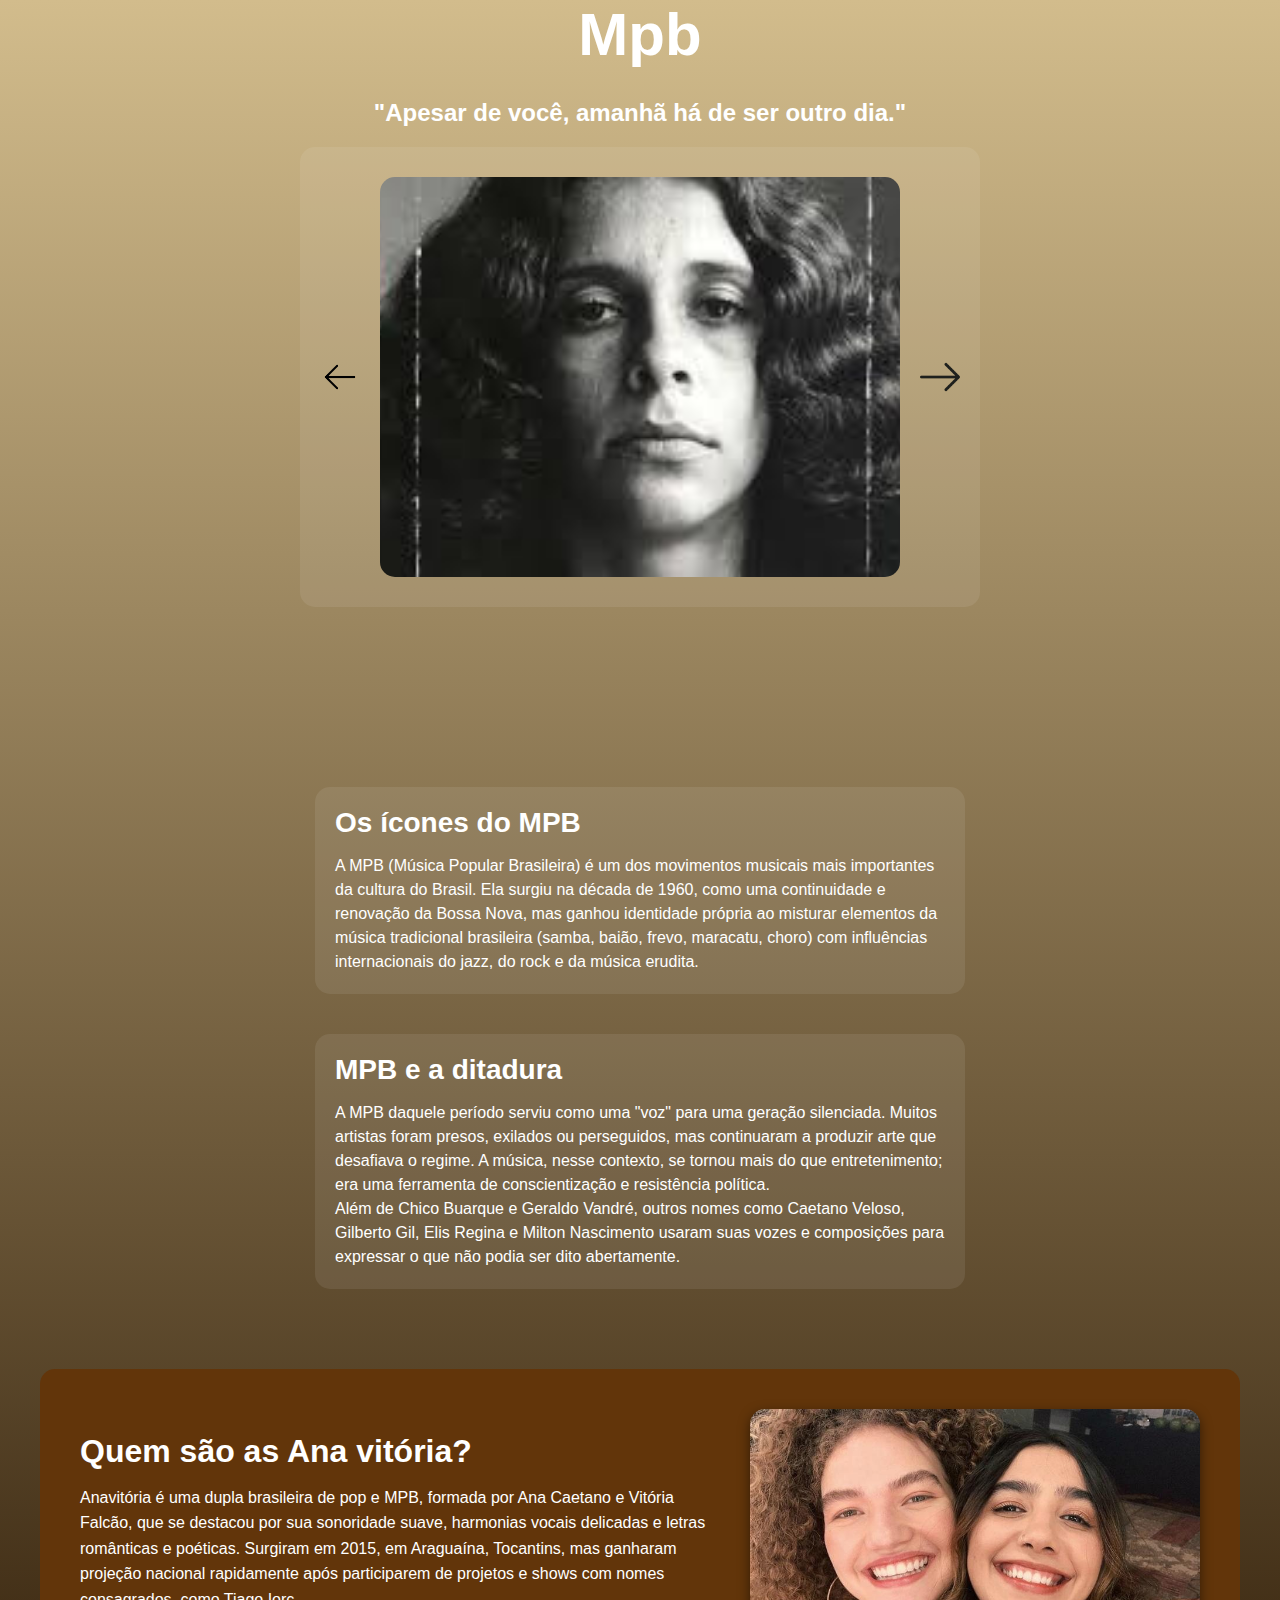
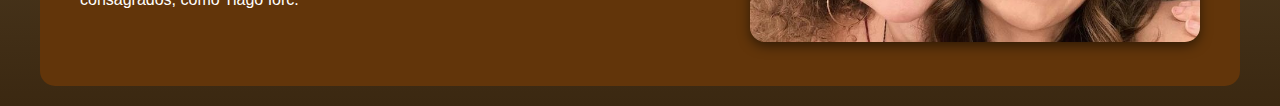
<file: setup/Mpb-Page/index.html>
<!DOCTYPE html>
<html lang="pt-BR">
<head>
  <meta charset="UTF-8">
  <meta name="viewport" content="width=device-width, initial-scale=1.0">
  <title>Pop Music</title>
  <script src="./app.js" defer></script>
  <link rel="stylesheet" href="style.css">
</head>
<body>
  <h1 class="titulo">Mpb</h1>
  <h2>"Apesar de você, amanhã há de ser outro dia."</h2>
  <div class="slide">
    <div class="conteudo-slide">
      <button id="btnVoltarSlide" class="nav-btn"><img src="Imagens/setaEsquerda.png" alt="Voltar"></button>
      <div class="container-images">
        <img src="Imagens/galImg.jpg" class="slider on" alt="Chappell Roan">
        <img src="Imagens/marisaImg.jpg" class="slider" alt="Olivia Rodrigo">
        <img src="Imagens/elisimg.jpg" class="slider" alt="Taylor Swift">
      </div>
      <button id="btnAvancarSlide" class="nav-btn"><img src="Imagens/setaDireita.png" alt="Avançar"></button>
    </div>

    <div class="icone-mpb">
      <h2>Os ícones do MPB</h2>
      <p>
        A MPB (Música Popular Brasileira) é um dos movimentos musicais mais importantes da cultura do Brasil. Ela surgiu na década de 1960, como uma continuidade e renovação da Bossa Nova, mas ganhou identidade própria ao misturar elementos da música tradicional brasileira (samba, baião, frevo, maracatu, choro) com influências internacionais do jazz, do rock e da música erudita.
      </p>
    </div>

    <div class="icone-mpb2">
      <h2>MPB e a ditadura</h2>
      <p>
        A MPB daquele período serviu como uma "voz" para uma geração silenciada. Muitos artistas foram presos, exilados ou perseguidos, mas continuaram a produzir arte que desafiava o regime. A música, nesse contexto, se tornou mais do que entretenimento; era uma ferramenta de conscientização e resistência política.

        <p>
            Além de Chico Buarque e Geraldo Vandré, outros nomes como Caetano Veloso, Gilberto Gil, Elis Regina e Milton Nascimento usaram suas vozes e composições para expressar o que não podia ser dito abertamente.
        </p>
      </p>
    </div>


    <div class="anavitoria">
  <div class="anavitoria-text">
    <h1>Quem são as Ana vitória?</h1>
    <p>
      Anavitória é uma dupla brasileira de pop e MPB, formada por Ana Caetano e Vitória Falcão, que se destacou por sua sonoridade suave, harmonias vocais delicadas e letras românticas e poéticas. Surgiram em 2015, em Araguaína, Tocantins, mas ganharam projeção nacional rapidamente após participarem de projetos e shows com nomes consagrados, como Tiago Iorc.
    </p>
  </div>

  <div class="anaVitoria-img">
    <img src="Imagens/anaVitoria.jpg" alt="Ana Vitória">
  </div>
</div>
</div>
</body>
</html>
</file>
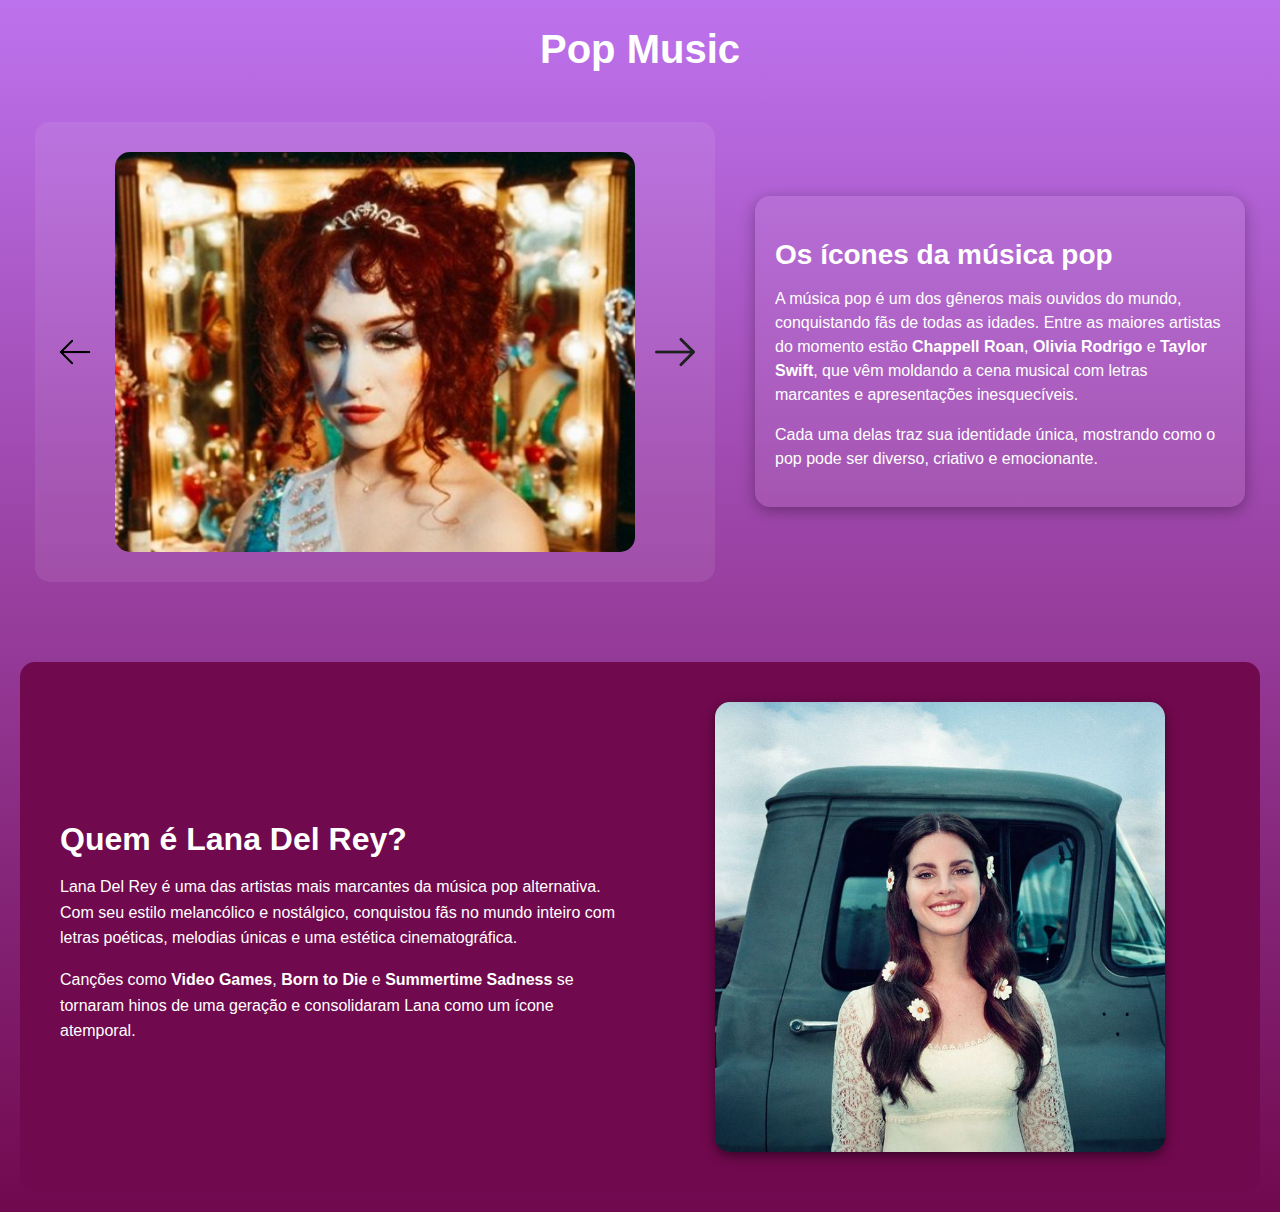
<file: setup/Pop-Page/index.html>
<!DOCTYPE html>
<html lang="pt-BR">
<head>
  <meta charset="UTF-8">
  <meta name="viewport" content="width=device-width, initial-scale=1.0">
  <title>Pop Music</title>
  <script src="./app.js" defer></script>
  <link rel="stylesheet" href="style.css">
</head>
<body>

  <h1 class="titulo">Pop Music</h1>

  <div class="conteudo-principal">
    <div class="container-slider">
      <button id="btnVoltarSlide" class="nav-btn"><img src="Imagens/setaEsquerda.png" alt="Voltar"></button>
      <div class="container-images">
        <img src="Imagens/chappelRoan.jpg" class="slider on" alt="Chappell Roan">
        <img src="Imagens/oliviaRodrigo.jpg" class="slider" alt="Olivia Rodrigo">
        <img src="Imagens/taylorSwift.jpg" class="slider" alt="Taylor Swift">
      </div>
      <button id="btnAvancarSlide" class="nav-btn"><img src="Imagens/setaDireita.png" alt="Avançar"></button>
    </div>

    <div class="text-content">
      <h2>Os ícones da música pop</h2>
      <p>
        A música pop é um dos gêneros mais ouvidos do mundo, conquistando fãs de todas as idades.  
        Entre as maiores artistas do momento estão <strong>Chappell Roan</strong>, 
        <strong>Olivia Rodrigo</strong> e <strong>Taylor Swift</strong>, que vêm moldando 
        a cena musical com letras marcantes e apresentações inesquecíveis.
      </p>
      <p>
        Cada uma delas traz sua identidade única, mostrando como o pop pode ser diverso, criativo e emocionante.
      </p>
    </div>

  <div class="lana">
  <div class="lana-text">
    <h1>Quem é Lana Del Rey?</h1>
    <p>
      Lana Del Rey é uma das artistas mais marcantes da música pop alternativa.  
      Com seu estilo melancólico e nostálgico, conquistou fãs no mundo inteiro com letras
      poéticas, melodias únicas e uma estética cinematográfica.
    </p>
    <p>
      Canções como <strong>Video Games</strong>, <strong>Born to Die</strong> e
      <strong>Summertime Sadness</strong> se tornaram hinos de uma geração e consolidaram
      Lana como um ícone atemporal.
    </p>
  </div>

  <div class="lana-img">
    <img src="Imagens/laninhaLinda.jpg" alt="Lana Del Rey">
  </div>
</div>
</div>
</body>
</html>
</file>
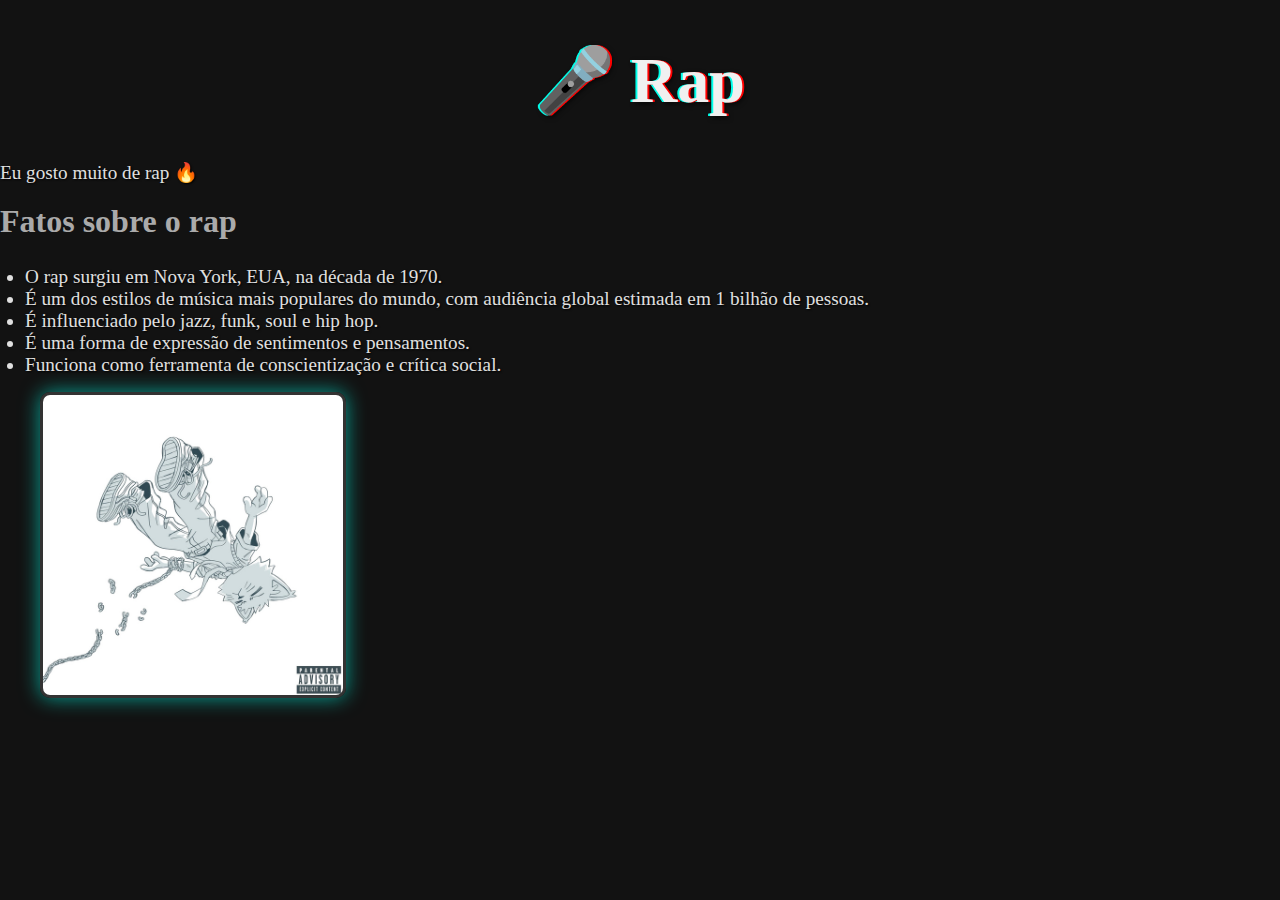
<file: setup/rap.html>
<!DOCTYPE html>
<html lang="pt-BR">
<head>
  <meta charset="UTF-8">
  <meta name="viewport" content="width=device-width, initial-scale=1.0">
  <title>Página Rap</title>
  <link rel="stylesheet" href="stylerap.css">
</head>
<body>
  <header>
    <h1>🎤 Rap</h1>
    <p class="intro">Eu gosto muito de rap 🔥</p>
  </header>

  <main>
    <section>
      <h2>Fatos sobre o rap</h2>
      <ul>
        <li>O rap surgiu em Nova York, EUA, na década de 1970.</li>
        <li>É um dos estilos de música mais populares do mundo, com audiência global estimada em 1 bilhão de pessoas.</li>
        <li>É influenciado pelo jazz, funk, soul e hip hop.</li>
        <li>É uma forma de expressão de sentimentos e pensamentos.</li>
        <li>Funciona como ferramenta de conscientização e crítica social.</li>
      </ul>
    </section>

    <figure>
      <img src="ab67616d0000b2730643ebc58f77f11a8045e132.jpg" alt="Capa de álbum de rap" width="300" height="300">
    </figure>
  </main>
</body>
</html>
</file>
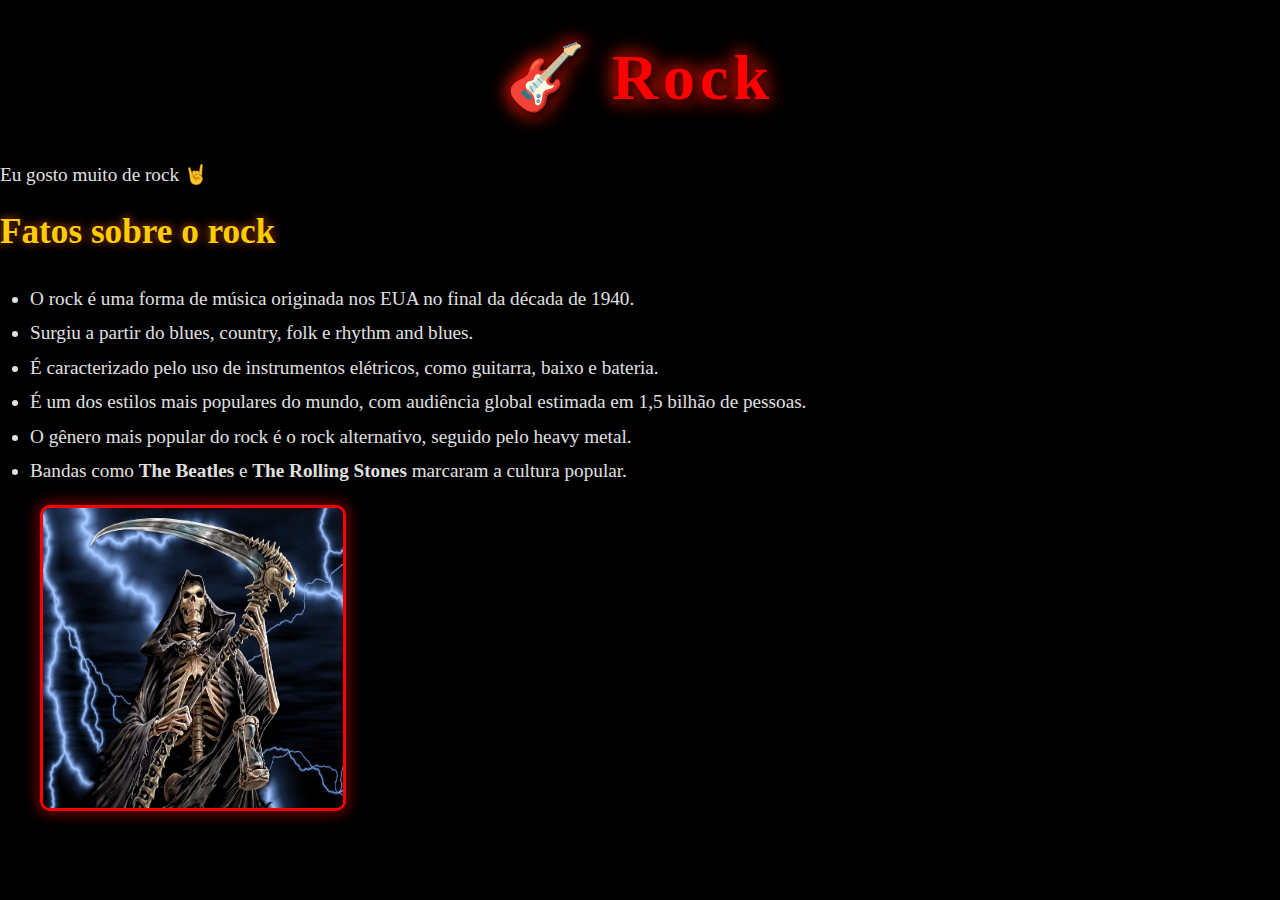
<file: setup/rock.html>
<!DOCTYPE html>
<html lang="pt-BR">
<head>
  <meta charset="UTF-8">
  <meta name="viewport" content="width=device-width, initial-scale=1.0">
  <title>Página Rock</title>
  <link rel="stylesheet" href="stylerock.css">
</head>
<body>
  <header>
    <h1>🎸 Rock</h1>
    <p class="intro">Eu gosto muito de rock 🤘</p>
  </header>

  <main>
    <section>
      <h2>Fatos sobre o rock</h2>
      <ul>
        <li>O rock é uma forma de música originada nos EUA no final da década de 1940.</li>
        <li>Surgiu a partir do blues, country, folk e rhythm and blues.</li>
        <li>É caracterizado pelo uso de instrumentos elétricos, como guitarra, baixo e bateria.</li>
        <li>É um dos estilos mais populares do mundo, com audiência global estimada em 1,5 bilhão de pessoas.</li>
        <li>O gênero mais popular do rock é o rock alternativo, seguido pelo heavy metal.</li>
        <li>Bandas como <strong>The Beatles</strong> e <strong>The Rolling Stones</strong> marcaram a cultura popular.</li>
      </ul>
    </section>

    <figure>
      <img src="wallpapers-de-caveiras.jpg" alt="Wallpaper caveira rock" width="300" height="300">
    </figure>
  </main>
</body>
</html>
</file>
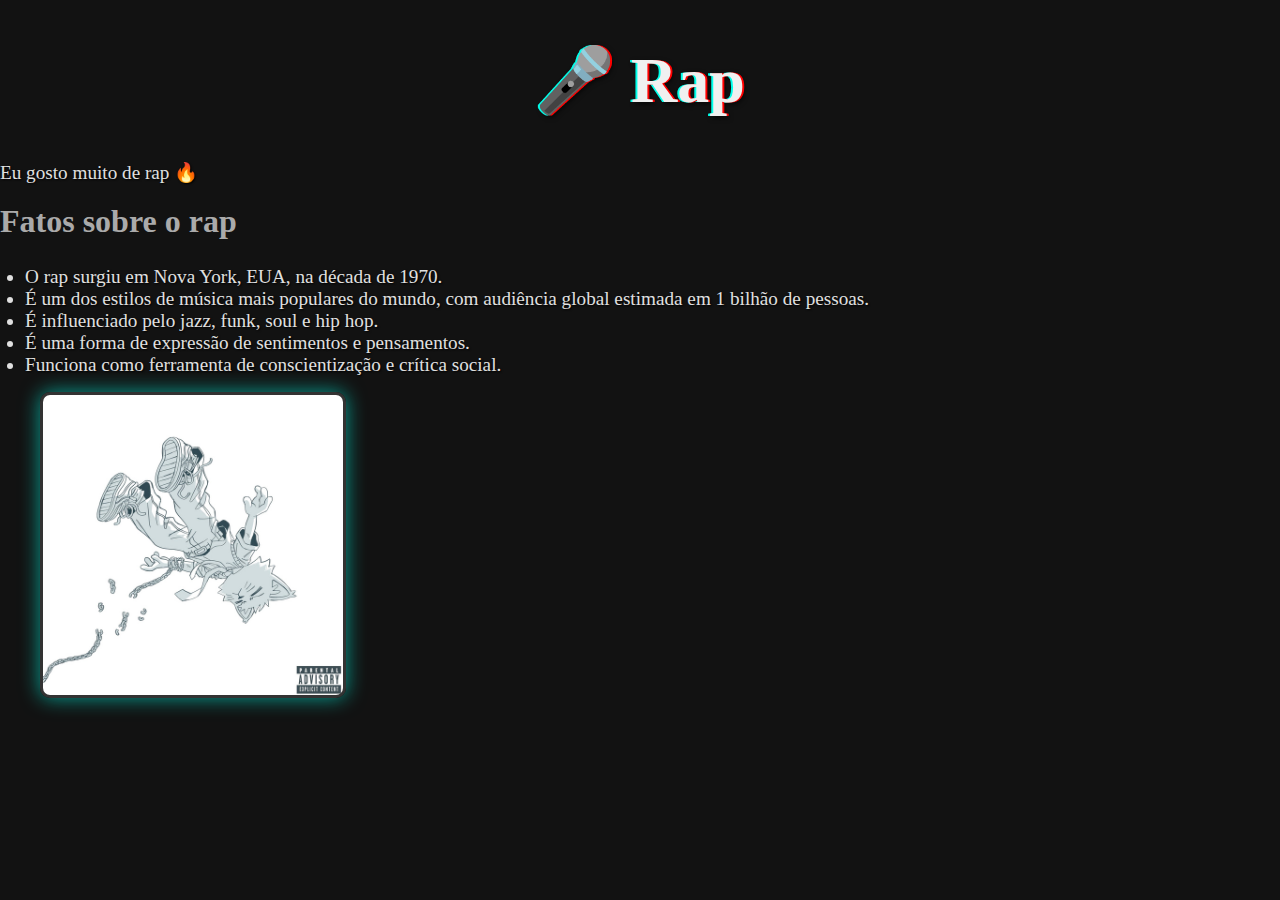
<file: setup/Rap-Page/rap.html>
<!DOCTYPE html>
<html lang="pt-BR">
<head>
  <meta charset="UTF-8">
  <meta name="viewport" content="width=device-width, initial-scale=1.0">
  <title>Página Rap</title>
  <link rel="stylesheet" href="stylerap.css">
</head>
<body>
  <header>
    <h1>🎤 Rap</h1>
    <p class="intro">Eu gosto muito de rap 🔥</p>
  </header>

  <main>
    <section>
      <h2>Fatos sobre o rap</h2>
      <ul>
        <li>O rap surgiu em Nova York, EUA, na década de 1970.</li>
        <li>É um dos estilos de música mais populares do mundo, com audiência global estimada em 1 bilhão de pessoas.</li>
        <li>É influenciado pelo jazz, funk, soul e hip hop.</li>
        <li>É uma forma de expressão de sentimentos e pensamentos.</li>
        <li>Funciona como ferramenta de conscientização e crítica social.</li>
      </ul>
    </section>

    <figure>
      <img src="Imagens/ab67616d0000b2730643ebc58f77f11a8045e132.jpg" alt="Capa de álbum de rap" width="300" height="300">
    </figure>
  </main>
</body>
</html>
</file>
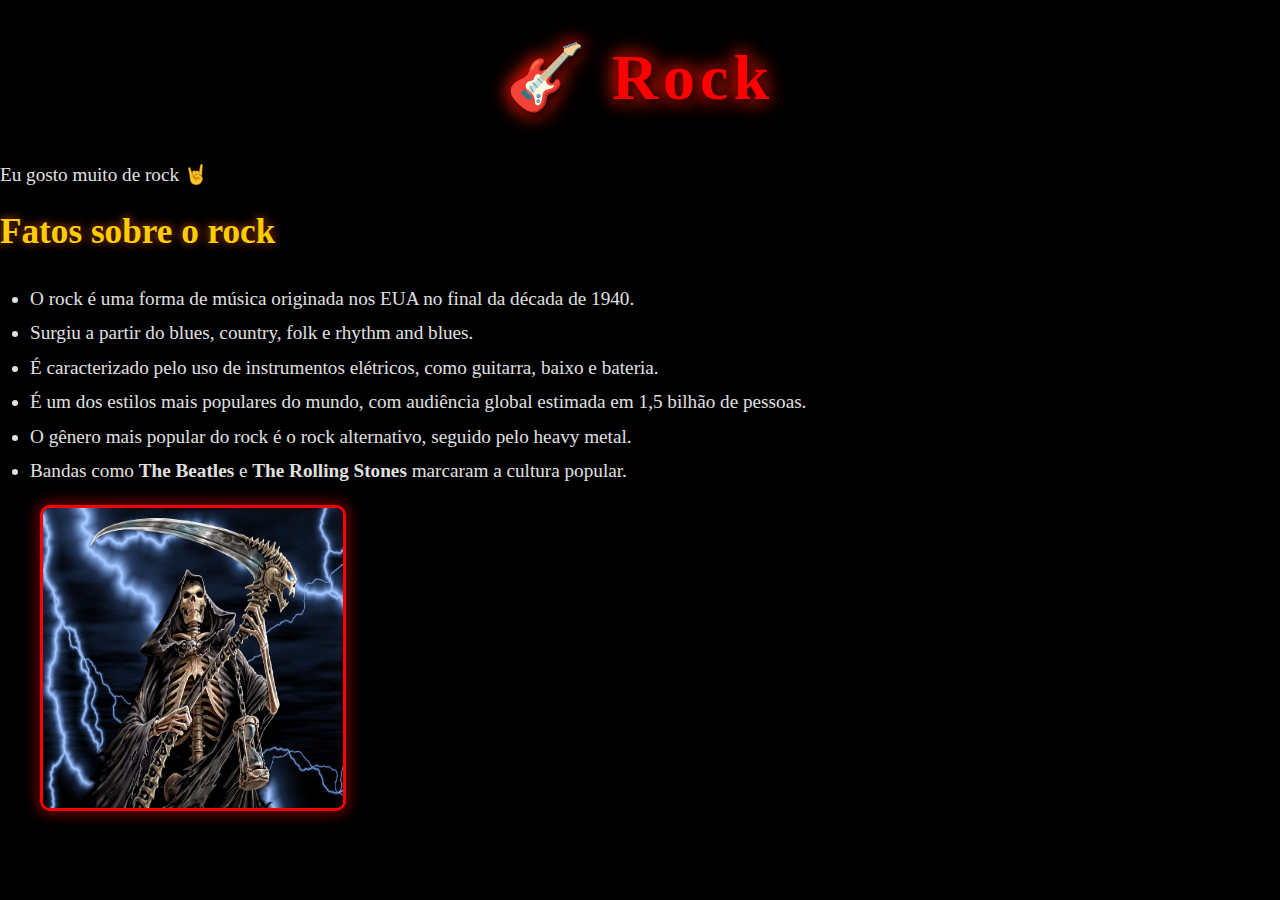
<file: setup/Rock-Page/rock.html>
<!DOCTYPE html>
<html lang="pt-BR">
<head>
  <meta charset="UTF-8">
  <meta name="viewport" content="width=device-width, initial-scale=1.0">
  <title>Página Rock</title>
  <link rel="stylesheet" href="stylerock.css">
</head>
<body>
  <header>
    <h1>🎸 Rock</h1>
    <p class="intro">Eu gosto muito de rock 🤘</p>
  </header>

  <main>
    <section>
      <h2>Fatos sobre o rock</h2>
      <ul>
        <li>O rock é uma forma de música originada nos EUA no final da década de 1940.</li>
        <li>Surgiu a partir do blues, country, folk e rhythm and blues.</li>
        <li>É caracterizado pelo uso de instrumentos elétricos, como guitarra, baixo e bateria.</li>
        <li>É um dos estilos mais populares do mundo, com audiência global estimada em 1,5 bilhão de pessoas.</li>
        <li>O gênero mais popular do rock é o rock alternativo, seguido pelo heavy metal.</li>
        <li>Bandas como <strong>The Beatles</strong> e <strong>The Rolling Stones</strong> marcaram a cultura popular.</li>
      </ul>
    </section>

    <figure>
      <img src="Imagens/wallpapers-de-caveiras.jpg" alt="Wallpaper caveira rock" width="300" height="300">
    </figure>
  </main>
</body>
</html>
</file>
<file: setup/Mpb-Page/style.css>
* {
  box-sizing: border-box;
  margin: 0;
  padding: 0;
}

html, body {
  overflow-x: hidden;
}

body {
  font-family: Arial, Helvetica, sans-serif;
  background: linear-gradient(0deg, #3b2811, #d2bc8c);
  color: #fff;
  display: flex;
  flex-direction: column;
  align-items: center;
}

.btnVoltar:hover {
  background: #ffffff40;
}

.titulo {
  font-size: 60px;
  margin-bottom: 30px;
  text-align: center;
}

.slide {
  display: flex;
  justify-content: center;
  align-items: flex-start;
  gap: 40px;
  flex-wrap: wrap;
  width: 100%;
  padding: 20px;
}

.conteudo-slide {
  display: flex;
  align-items: center;
  gap: 15px;
  background: #ffffff15;
  padding: 30px 15px;
  border-radius: 15px;
  max-width: 100%;
}

.container-images {
  width: 520px; 
  height: 400px;
  border-radius: 15px;
  position: relative;
}

.container-images img {
  width: 100%; 
  height: 100%; 
  object-fit: cover;
  display: none;
  border-radius: 15px;
}

.container-images img.on {
  display: block;
}

.nav-btn {
  background: none;
  border: none;
  cursor: pointer;
  transition: transform 0.3s;
  display: inline-block;
  padding: 5px;
}

.nav-btn img {
  width: 40px;
  display: block;
}

.nav-btn:hover {
  transform: scale(1.2);
}

.icone-mpb,
.icone-mpb2 {
  width: 100%;
  max-width: 650px;
  background: #ffffff15;
  padding: 20px;
  border-radius: 15px;
}

.icone-mpb{
    margin-top: 140px;
}

.icone-mpb h2,
.icone-mpb2 h2 {
  font-size: 28px;
  margin-bottom: 15px;
}

.icone-mpb p,
.icone-mpb2 p {
  font-size: 16px;
  line-height: 1.5;
}

.anavitoria {
  display: flex;
  justify-content: center;
  align-items: center;
  gap: 40px;
  flex-wrap: wrap;
  margin-top: 40px;
  background: #62350a;
  padding: 40px;
  border-radius: 15px;
  width: 100%;
  max-width: 1200px;
}

.anavitoria-text {
  flex: 1;
  min-width: 280px;
  color: #fff;
}

.anavitoria-text h1 {
  font-size: 32px;
  margin-bottom: 15px;
}

.anavitoria-text p {
  font-size: 16px;
  line-height: 1.6;
  margin-bottom: 10px;
}

.anaVitoria {
  flex: 1;
  display: flex;
  justify-content: center;
}

.anaVitoria-img img {
  width: 100%;
  max-width: 450px;
  height: auto;
  border-radius: 15px;
  box-shadow: 0px 4px 12px #00000080;
}
</file>
<file: setup/Pop-Page/style.css>
body {
  margin: 0;
  padding: 0;
  font-family: Arial, Helvetica, sans-serif;
  background: linear-gradient(0deg,#71094e,  #bd72ed);
  color: #fff;
}

.titulo {
  font-size: 40px;
  margin-bottom: 30px;
  text-align: center;
}

.conteudo-principal {
  display: flex;
  justify-content: center;
  align-items: center;
  gap: 40px;
  flex-wrap: wrap ; 
  max-width: 100%;
  padding: 20px;
}

.container-slider {
  display: flex;
  align-items: center;
  gap: 15px;
  background: #ffffff15;
  padding: 15px;
  padding-top: 30px;
  padding-bottom: 30px;
  border-radius: 15px;
}

.container-images {
  width: 520px;
  height: 400px;
  border-radius: 15px;
  position: relative;
}

.container-images img {
  width: 100%;
  height: 100%;
  object-fit: cover;
  display: none;
  border-radius: 15px;
}
.container-images img.on {
  display: block;
}

.nav-btn {
  background: none;
  border: none;
  cursor: pointer;
  transition: transform 0.3s;
  display: inline-block;   
  padding: 5px;           
}

.nav-btn img {
  width: 40px;
  display: block; 
}

.text-content {
  max-width: 450px;
  background: #ffffff15;
  padding: 20px;
  border-radius: 15px;
  box-shadow: 0px 4px 15px #00000050;
}
.text-content h2 {
  font-size: 28px;
  margin-bottom: 15px;
}
.text-content p {
  font-size: 16px;
  line-height: 1.5;
}

.lana {
  display: flex;
  justify-content: center;
  align-items: center;
  gap: 40px;
  flex-wrap: wrap;  
  margin-top: 40px;
  background: #71094e;
  padding: 40px;
  border-radius: 15px;
  max-width: 1200px;
}

.lana-text {
  flex: 1;
  min-width: 280px;
  color: #fff;
}

.lana-text h1 {
  font-size: 32px;
  margin-bottom: 15px;
}

.lana-text p {
  font-size: 16px;
  line-height: 1.6;
  margin-bottom: 10px;
}

.lana-img {
  flex: 1;
  display: flex;
  justify-content: center;
}

.lana-img img {
  max-width: 100%;
  width: 450px;
  border-radius: 15px;
  box-shadow: 0px 4px 12px #00000080;
}
</file>
<file: setup/stylerap.css>
/* Fundo com textura urbana/distorcida */
body {
  background: #121212 url("https://i.imgur.com/5yP7SXE.jpg") no-repeat center/cover fixed;
  font-family: 'Metal Mania', cursive;
  color: #e0e0e0;
  margin: 0;
  padding: 0;
  background-blend-mode: overlay;
}

/* Título com efeito glitch/distorção leve */
h1 {
  font-size: 4em;
  text-align: center;
  color: #f0f0f0;
  text-shadow:
    2px 0 0 #ff0000,
    -2px 0 0 #00ffea,
    2px 2px 5px rgba(0, 0, 0, 0.7);
  position: relative;
  animation: glitch 3s infinite;
}

/* Animação glitch sutil */
@keyframes glitch {
  0%, 100% { text-shadow: 2px 0 0 #ff0000, -2px 0 0 #00ffea, 2px 2px 5px rgba(0, 0, 0, 0.7); }
  33% { text-shadow: -2px 0 0 #ff0000, 2px 0 0 #00ffea, -2px -2px 5px rgba(0, 0, 0, 0.7); }
  66% { text-shadow: 0 2px 0 #ff0000, 0 -2px 0 #00ffea, 2px -2px 5px rgba(0, 0, 0, 0.7); }
}

/* Subtítulo com tom mais sóbrio */
h2 {
  font-size: 2em;
  color: #aaa;
  margin-top: 10px;
}

/* Texto e listas com estilo urbano */
p, li {
  font-size: 1.2em;
  text-shadow: 1px 1px 2px black;
}

/* Ícone de lista estilo stencil urbano */
ul {
  list-style-image: url("https://i.imgur.com/6vH6x8B.png");
  padding-left: 25px;
}

/* Links com cor neutra e hover distorcido */
a {
  color: #e0e0e0;
  text-decoration: none;
  position: relative;
  transition: color 0.3s ease;
}

a:hover {
  color: #ffffff;
}

a:hover::after {
  content: '';
  position: absolute;
  left: 0;
  bottom: -2px;
  width: 100%;
  height: 2px;
  background: #00ffea;
  animation: underline-glitch 0.5s infinite;
}

@keyframes underline-glitch {
  0%, 100% { transform: translateX(0); opacity: 1; }
  50% { transform: translateX(5px); opacity: 0.5; }
}

/* Imagens com moldura escura e brilho frio */
img {
  border: 3px solid #333;
  border-radius: 10px;
  box-shadow: 0 0 20px rgba(0,255,234,0.6);
  transition: transform 0.3s ease, box-shadow 0.3s ease;
}

img:hover {
  transform: scale(1.05) rotate(1deg);
  box-shadow: 0 0 30px #00ffea, 0 0 20px black;
}

/* Container de conteúdo em estilo rave urbano */
#content {
  background: rgba(0, 0, 0, 0.5);
  border: 2px solid #00ffea;
  border-radius: 10px;
  margin: 40px auto;
  max-width: 800px;
  padding: 20px;
  box-shadow: 0 0 25px #00ffea;
}
</file>
<file: setup/stylerock.css>
/* Fundo com textura e efeito "palco" */
body {
  background: black url("https://i.imgur.com/5yP7SXE.jpg") no-repeat center/cover fixed;
  font-family: 'Metal Mania', cursive;
  margin: 0;
  padding: 0;
  color: #f5f5f5;
}

/* Cabeçalho poderoso */
h1 {
  font-size: 4em;
  color: #ff0000;
  text-shadow: 3px 3px 10px black, 0 0 15px #ff0000, 0 0 25px #ff3300;
  text-align: center;
  margin-top: 40px;
  letter-spacing: 5px;
}

h2 {
  font-size: 2.2em;
  color: #ffcc00;
  text-shadow: 2px 2px 6px black, 0 0 10px #ff6600;
  margin-top: 20px;
}

/* Texto */
p, li {
  color: #e0e0e0;
  font-size: 1.2em;
  line-height: 1.8;
}

/* Lista com ícone de caveira */
ul {
  list-style-image: url("https://i.imgur.com/6vH6x8B.png");
  padding-left: 30px;
}

/* Links estilo rock */
a {
  color: #ffcc00;
  font-weight: bold;
  text-decoration: none;
  transition: 0.3s;
}

a:hover {
  color: #ff0000;
  text-shadow: 0 0 8px #ff0000, 0 0 15px #ff3300;
}

/* Imagens com efeito */
img {
  border: 3px solid #ff0000;
  border-radius: 10px;
  box-shadow: 0 0 20px black, 0 0 15px #ff0000;
  transition: transform 0.3s ease, box-shadow 0.3s ease;
}

img:hover {
  transform: scale(1.05) rotate(-2deg);
  box-shadow: 0 0 30px #ff3300, 0 0 50px black;
}

/* Navbar Rock */
nav {
  background: rgba(0, 0, 0, 0.8);
  border-bottom: 2px solid #ff0000;
  padding: 15px;
  position: sticky;
  top: 0;
  z-index: 1000;
}

nav .links {
  display: flex;
  gap: 20px;
  justify-content: center;
}

nav .links a {
  color: #ffcc00;
  font-size: 1.3em;
  letter-spacing: 2px;
}

nav .links a:hover {
  color: #ff0000;
  text-shadow: 0 0 10px #ff0000;
}

/* Botão estilo metal */
button.nav-toggle {
  background: none;
  border: 2px solid #ff0000;
  color: #ff0000;
  padding: 8px 12px;
  cursor: pointer;
  font-size: 1.2em;
  border-radius: 5px;
  transition: all 0.3s ease;
}

button.nav-toggle:hover {
  background: #ff0000;
  color: white;
  box-shadow: 0 0 15px #ff3300;
}

/* Conteúdo com moldura */
#content {
  margin: 30px auto;
  max-width: 900px;
  background: rgba(0, 0, 0, 0.6);
  border: 2px solid #ff0000;
  border-radius: 10px;
  padding: 20px;
  box-shadow: 0 0 20px black, 0 0 15px #ff3300;
}
</file>
<file: setup/Rap-Page/stylerap.css>
/* Fundo com textura urbana/distorcida */
body {
  background: #121212 url("https://i.imgur.com/5yP7SXE.jpg") no-repeat center/cover fixed;
  font-family: 'Metal Mania', cursive;
  color: #e0e0e0;
  margin: 0;
  padding: 0;
  background-blend-mode: overlay;
}

/* Título com efeito glitch/distorção leve */
h1 {
  font-size: 4em;
  text-align: center;
  color: #f0f0f0;
  text-shadow:
    2px 0 0 #ff0000,
    -2px 0 0 #00ffea,
    2px 2px 5px rgba(0, 0, 0, 0.7);
  position: relative;
  animation: glitch 3s infinite;
}

/* Animação glitch sutil */
@keyframes glitch {
  0%, 100% { text-shadow: 2px 0 0 #ff0000, -2px 0 0 #00ffea, 2px 2px 5px rgba(0, 0, 0, 0.7); }
  33% { text-shadow: -2px 0 0 #ff0000, 2px 0 0 #00ffea, -2px -2px 5px rgba(0, 0, 0, 0.7); }
  66% { text-shadow: 0 2px 0 #ff0000, 0 -2px 0 #00ffea, 2px -2px 5px rgba(0, 0, 0, 0.7); }
}

/* Subtítulo com tom mais sóbrio */
h2 {
  font-size: 2em;
  color: #aaa;
  margin-top: 10px;
}

/* Texto e listas com estilo urbano */
p, li {
  font-size: 1.2em;
  text-shadow: 1px 1px 2px black;
}

/* Ícone de lista estilo stencil urbano */
ul {
  list-style-image: url("https://i.imgur.com/6vH6x8B.png");
  padding-left: 25px;
}

/* Links com cor neutra e hover distorcido */
a {
  color: #e0e0e0;
  text-decoration: none;
  position: relative;
  transition: color 0.3s ease;
}

a:hover {
  color: #ffffff;
}

a:hover::after {
  content: '';
  position: absolute;
  left: 0;
  bottom: -2px;
  width: 100%;
  height: 2px;
  background: #00ffea;
  animation: underline-glitch 0.5s infinite;
}

@keyframes underline-glitch {
  0%, 100% { transform: translateX(0); opacity: 1; }
  50% { transform: translateX(5px); opacity: 0.5; }
}

/* Imagens com moldura escura e brilho frio */
img {
  border: 3px solid #333;
  border-radius: 10px;
  box-shadow: 0 0 20px rgba(0,255,234,0.6);
  transition: transform 0.3s ease, box-shadow 0.3s ease;
}

img:hover {
  transform: scale(1.05) rotate(1deg);
  box-shadow: 0 0 30px #00ffea, 0 0 20px black;
}

/* Container de conteúdo em estilo rave urbano */
#content {
  background: rgba(0, 0, 0, 0.5);
  border: 2px solid #00ffea;
  border-radius: 10px;
  margin: 40px auto;
  max-width: 800px;
  padding: 20px;
  box-shadow: 0 0 25px #00ffea;
}
</file>
<file: setup/Rock-Page/stylerock.css>
/* Fundo com textura e efeito "palco" */
body {
  background: black url("https://i.imgur.com/5yP7SXE.jpg") no-repeat center/cover fixed;
  font-family: 'Metal Mania', cursive;
  margin: 0;
  padding: 0;
  color: #f5f5f5;
}

/* Cabeçalho poderoso */
h1 {
  font-size: 4em;
  color: #ff0000;
  text-shadow: 3px 3px 10px black, 0 0 15px #ff0000, 0 0 25px #ff3300;
  text-align: center;
  margin-top: 40px;
  letter-spacing: 5px;
}

h2 {
  font-size: 2.2em;
  color: #ffcc00;
  text-shadow: 2px 2px 6px black, 0 0 10px #ff6600;
  margin-top: 20px;
}

/* Texto */
p, li {
  color: #e0e0e0;
  font-size: 1.2em;
  line-height: 1.8;
}

/* Lista com ícone de caveira */
ul {
  list-style-image: url("https://i.imgur.com/6vH6x8B.png");
  padding-left: 30px;
}

/* Links estilo rock */
a {
  color: #ffcc00;
  font-weight: bold;
  text-decoration: none;
  transition: 0.3s;
}

a:hover {
  color: #ff0000;
  text-shadow: 0 0 8px #ff0000, 0 0 15px #ff3300;
}

/* Imagens com efeito */
img {
  border: 3px solid #ff0000;
  border-radius: 10px;
  box-shadow: 0 0 20px black, 0 0 15px #ff0000;
  transition: transform 0.3s ease, box-shadow 0.3s ease;
}

img:hover {
  transform: scale(1.05) rotate(-2deg);
  box-shadow: 0 0 30px #ff3300, 0 0 50px black;
}

/* Navbar Rock */
nav {
  background: rgba(0, 0, 0, 0.8);
  border-bottom: 2px solid #ff0000;
  padding: 15px;
  position: sticky;
  top: 0;
  z-index: 1000;
}

nav .links {
  display: flex;
  gap: 20px;
  justify-content: center;
}

nav .links a {
  color: #ffcc00;
  font-size: 1.3em;
  letter-spacing: 2px;
}

nav .links a:hover {
  color: #ff0000;
  text-shadow: 0 0 10px #ff0000;
}

/* Botão estilo metal */
button.nav-toggle {
  background: none;
  border: 2px solid #ff0000;
  color: #ff0000;
  padding: 8px 12px;
  cursor: pointer;
  font-size: 1.2em;
  border-radius: 5px;
  transition: all 0.3s ease;
}

button.nav-toggle:hover {
  background: #ff0000;
  color: white;
  box-shadow: 0 0 15px #ff3300;
}

/* Conteúdo com moldura */
#content {
  margin: 30px auto;
  max-width: 900px;
  background: rgba(0, 0, 0, 0.6);
  border: 2px solid #ff0000;
  border-radius: 10px;
  padding: 20px;
  box-shadow: 0 0 20px black, 0 0 15px #ff3300;
}
</file>
